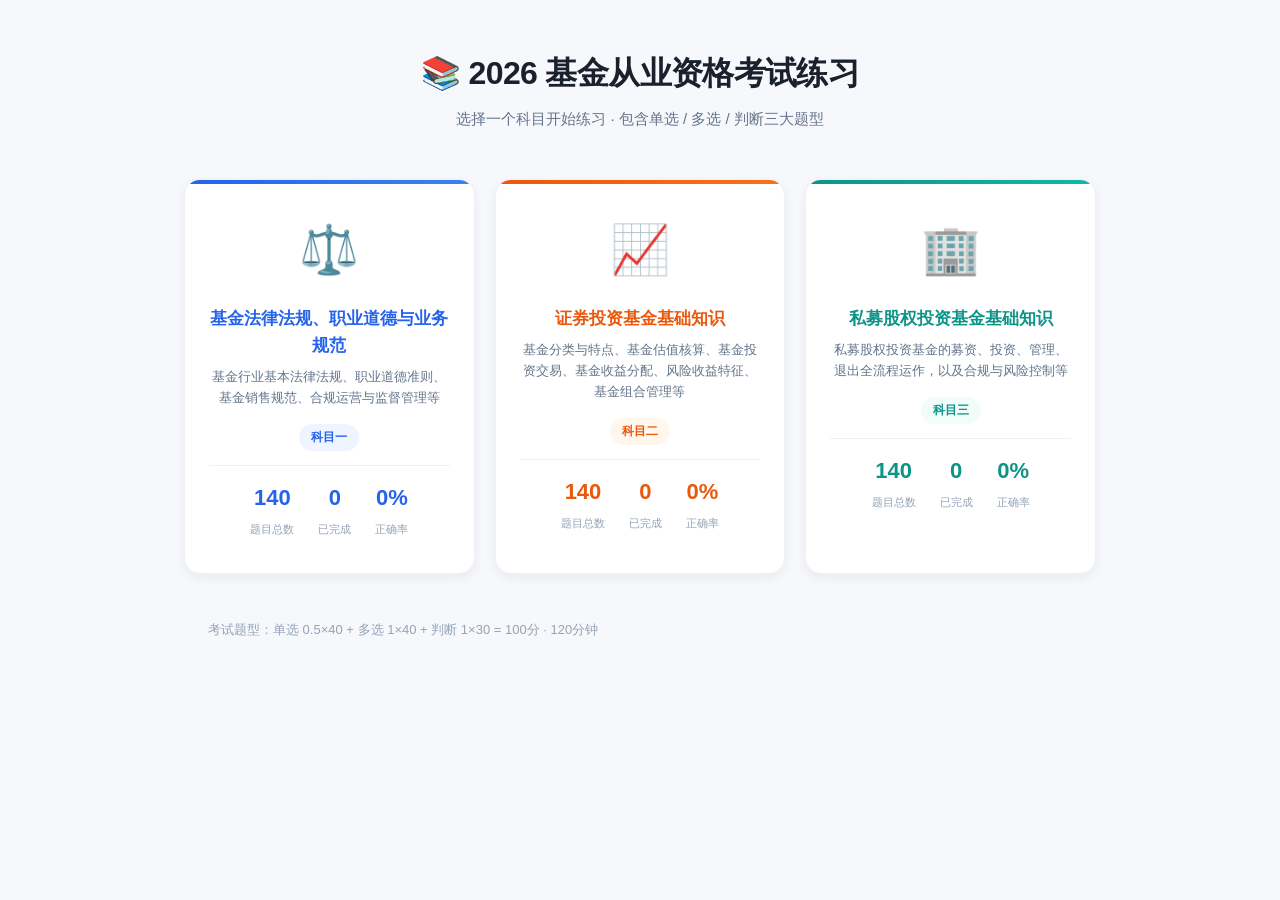
<file: index.html>
<!DOCTYPE html>
<html lang="zh-CN">
<head>
<meta charset="UTF-8">
<meta name="viewport" content="width=device-width, initial-scale=1.0">
<link rel="icon" href="data:image/svg+xml,<svg xmlns='http://www.w3.org/2000/svg' viewBox='0 0 100 100'><text y='.9em' font-size='90'>📚</text></svg>">
<title>2026基金从业资格考试练习</title>
<link rel="stylesheet" href="./assets/css/style.css">
</head>
<body>
<div class="container">
  <header>
    <h1>📚 2026 基金从业资格考试练习</h1>
    <p>选择一个科目开始练习 · 包含单选 / 多选 / 判断三大题型</p>
  </header>

  <div class="cards" id="subjectCards">
    <!-- 动态渲染 -->
  </div>

  <div class="footer" style="margin-top:32px;text-align:center;color:var(--text-muted);font-size:13px;border:none;background:transparent;box-shadow:none;">
    <p>考试题型：单选 0.5×40 + 多选 1×40 + 判断 1×30 = 100分 · 120分钟</p>
  </div>
</div>

<script src="./assets/js/config.js"></script>
<script src="./assets/js/storage.js"></script>
<script src="./assets/js/index.js"></script>
</body>
</html>
</file>
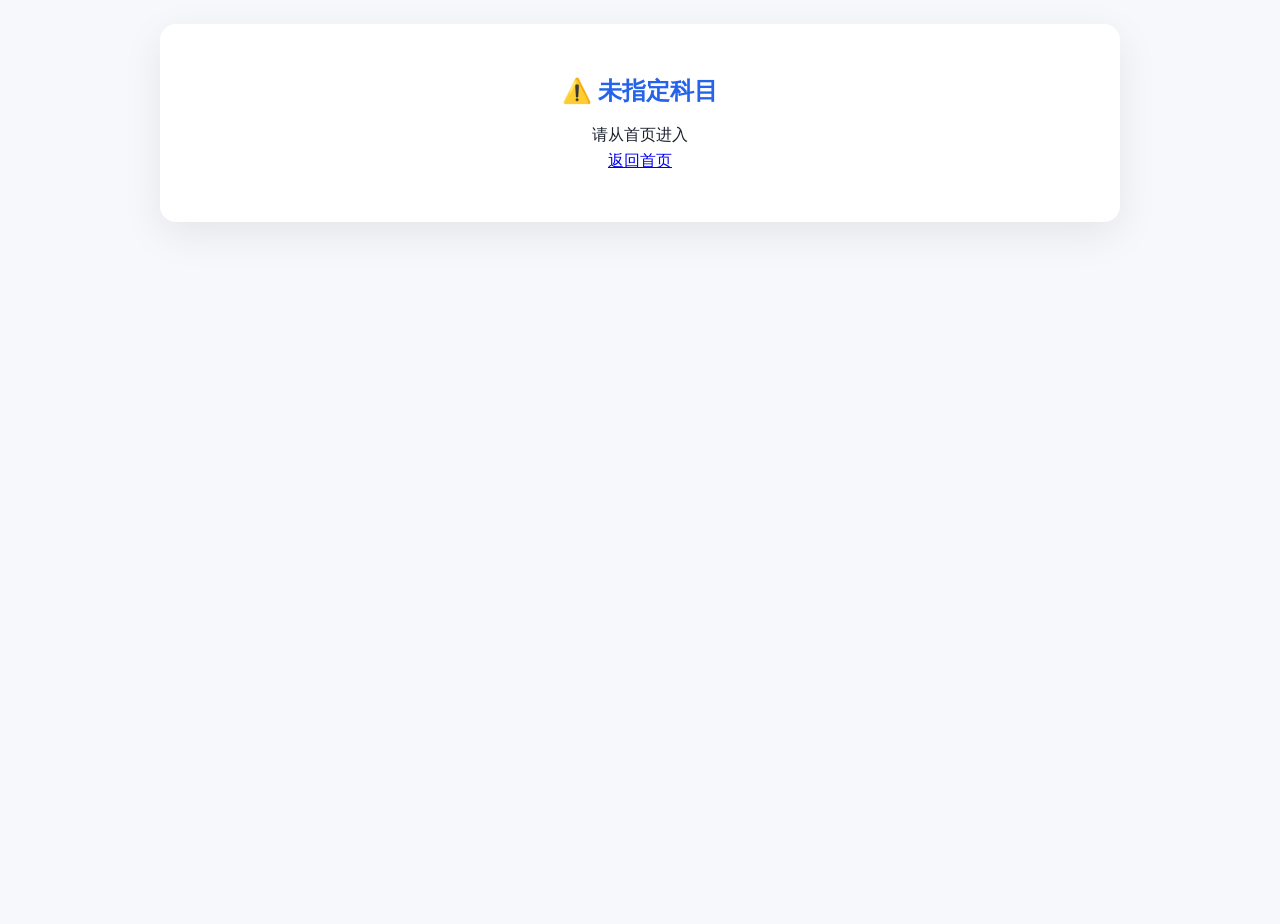
<file: app.html>
<!DOCTYPE html>
<html lang="zh-CN">
<head>
<meta charset="UTF-8">
<meta name="viewport" content="width=device-width, initial-scale=1.0">
<link rel="icon" href="data:image/svg+xml,<svg xmlns='http://www.w3.org/2000/svg' viewBox='0 0 100 100'><text y='.9em' font-size='90'>📚</text></svg>">
<title>基金从业资格考试练习</title>
<link rel="stylesheet" href="./assets/css/style.css">
</head>
<body>
<div class="app-container" id="appContainer">
  <!-- 动态渲染 -->
</div>

<script src="./assets/js/config.js"></script>
<script src="./assets/js/storage.js"></script>
<script src="./assets/js/quiz-core.js"></script>
<script src="./assets/js/app.js"></script>
</body>
</html>
</file>
<file: assets/css/style.css>
/* ========================================
   基金从业资格刷题网站 - 浅色仪表板风格
   白底 + 蓝色强调色
   ======================================== */

*, .quiz-area .question * { box-sizing: border-box; margin: 0; padding: 0; }

:root {
  --bg: #f7f8fc;
  --card: #ffffff;
  --border: #e2e6ef;
  --border-light: #eef1f6;
  --text: #1a202c;
  --text-secondary: #64748b;
  --text-muted: #94a3b8;
  --primary: #2563eb;
  --primary-hover: #1d4ed8;
  --primary-light: #eff4ff;
  --primary-bg: #dbeafe;
  --success: #16a34a;
  --success-light: #dcfce7;
  --danger: #dc2626;
  --danger-light: #fee2e2;
  --warning: #d97706;
  --warning-light: #fef3c7;
  --orange: #ea580c;
  --orange-light: #fff7ed;
  --teal: #0d9488;
  --teal-light: #f0fdfa;
  --shadow-sm: 0 1px 3px rgba(0,0,0,0.06);
  --shadow: 0 4px 12px rgba(0,0,0,0.06);
  --shadow-lg: 0 12px 40px rgba(0,0,0,0.08);
  --radius: 12px;
  --radius-sm: 8px;
  --radius-lg: 16px;
}

body {
  font-family: -apple-system, BlinkMacSystemFont, "PingFang SC", "Microsoft YaHei", "Segoe UI", sans-serif;
  background: var(--bg);
  min-height: 100vh;
  padding: 0;
  color: var(--text);
  line-height: 1.6;
}

/* ---- 首页 ---- */
.container {
  max-width: 960px;
  margin: 0 auto;
  padding: 48px 24px;
}

header {
  text-align: center;
  margin-bottom: 48px;
}
header h1 {
  font-size: 32px;
  font-weight: 700;
  color: var(--text);
  margin-bottom: 8px;
  letter-spacing: -0.02em;
}
header p {
  font-size: 15px;
  color: var(--text-secondary);
}

/* ---- 科目卡片 ---- */
.cards {
  display: grid;
  grid-template-columns: 1fr 1fr 1fr;
  gap: 20px;
}

.card {
  background: var(--card);
  border-radius: var(--radius-lg);
  box-shadow: var(--shadow);
  border: 1px solid var(--border-light);
  padding: 32px 24px;
  text-align: center;
  cursor: pointer;
  transition: all 0.25s ease;
  text-decoration: none;
  color: inherit;
  position: relative;
  overflow: hidden;
}
.card::before {
  content: '';
  position: absolute;
  top: 0; left: 0; right: 0;
  height: 4px;
  transition: height 0.25s;
}
.card-law::before    { background: linear-gradient(90deg, #2563eb, #3b82f6); }
.card-base::before   { background: linear-gradient(90deg, #ea580c, #f97316); }
.card-private::before { background: linear-gradient(90deg, #0d9488, #14b8a6); }

.card:hover {
  transform: translateY(-4px);
  box-shadow: var(--shadow-lg);
  border-color: transparent;
}
.card:hover::before { height: 6px; }

.card-icon { font-size: 48px; margin-bottom: 16px; display: block; }
.card h2 { font-size: 17px; font-weight: 700; margin-bottom: 8px; }
.card-law h2    { color: var(--primary); }
.card-base h2   { color: var(--orange); }
.card-private h2 { color: var(--teal); }
.card p { font-size: 13px; color: var(--text-secondary); line-height: 1.6; margin-bottom: 14px; }

.badge {
  display: inline-block;
  padding: 4px 12px;
  border-radius: 20px;
  font-size: 12px;
  font-weight: 600;
}
.card-law .badge    { background: var(--primary-light); color: var(--primary); }
.card-base .badge   { background: var(--orange-light); color: var(--orange); }
.card-private .badge { background: var(--teal-light); color: var(--teal); }

.stats-row {
  display: flex;
  justify-content: center;
  gap: 24px;
  margin-top: 14px;
  padding-top: 14px;
  border-top: 1px solid var(--border-light);
}
.stat { text-align: center; }
.stat-num { font-size: 22px; font-weight: 800; display: block; }
.card-law .stat-num    { color: var(--primary); }
.card-base .stat-num   { color: var(--orange); }
.card-private .stat-num { color: var(--teal); }
.stat-label { font-size: 11px; color: var(--text-muted); margin-top: 2px; }

/* ---- 练习页整体容器 ---- */
.app-container {
  max-width: 960px;
  margin: 0 auto;
  background: var(--card);
  border-radius: var(--radius-lg);
  box-shadow: var(--shadow-lg);
  overflow: hidden;
  margin-top: 24px;
  margin-bottom: 24px;
}

/* ---- 练习页头部 ---- */
.app-header {
  background: linear-gradient(135deg, #2563eb 0%, #1e40af 100%);
  color: #fff;
  padding: 32px 30px;
  position: relative;
}
.app-header h1 { font-size: 24px; font-weight: 700; margin-bottom: 4px; }
.app-header p  { opacity: 0.85; font-size: 14px; }

.home-btn {
  position: absolute;
  top: 20px; left: 24px;
  color: #fff;
  text-decoration: none;
  font-size: 13px;
  padding: 6px 14px;
  border: 1.5px solid rgba(255,255,255,0.4);
  border-radius: var(--radius-sm);
  transition: all 0.2s;
  background: rgba(255,255,255,0.1);
}
.home-btn:hover { background: rgba(255,255,255,0.2); border-color: #fff; }

/* ---- 控制栏 ---- */
.controls {
  padding: 16px 24px;
  background: var(--bg);
  border-bottom: 1px solid var(--border);
  display: flex;
  flex-wrap: wrap;
  gap: 10px;
  align-items: center;
}
.controls label { font-size: 13px; color: var(--text-secondary); font-weight: 600; }

select, button {
  padding: 7px 14px;
  border: 1px solid var(--border);
  border-radius: var(--radius-sm);
  font-size: 13px;
  background: var(--card);
  cursor: pointer;
  transition: all 0.2s;
  color: var(--text);
}
button.primary {
  background: var(--primary);
  color: #fff;
  border-color: var(--primary);
  font-weight: 600;
}
button.primary:hover { background: var(--primary-hover); }
button:hover:not(:disabled) { background: #f5f6fa; }

.jump-group { display: flex; align-items: center; gap: 4px; margin-left: 4px; }
.jump-group input {
  width: 56px;
  padding: 6px 8px;
  border: 1px solid var(--border);
  border-radius: var(--radius-sm);
  font-size: 13px;
  text-align: center;
}
.jump-group input:focus { outline: none; border-color: var(--primary); box-shadow: 0 0 0 3px rgba(37,99,235,0.1); }
.jump-group button { padding: 6px 10px; font-size: 13px; }

.stats { margin-left: auto; font-size: 13px; color: var(--text-secondary); }
.stats span { font-weight: 700; color: var(--primary); }

/* ---- 进度条 ---- */
.progress-bar {
  height: 4px;
  background: var(--border);
  overflow: hidden;
}
.progress-fill {
  height: 100%;
  background: linear-gradient(90deg, #2563eb, #60a5fa);
  transition: width 0.3s;
}

/* ---- 题目区域 ---- */
.quiz-area { padding: 32px; min-height: 400px; }

.question-meta {
  display: flex;
  justify-content: space-between;
  margin-bottom: 16px;
  font-size: 13px;
  color: var(--text-muted);
}
.q-type-tag {
  display: inline-block;
  padding: 3px 10px;
  border-radius: 12px;
  font-size: 12px;
  font-weight: 600;
}
.tag-single { background: var(--primary-light); color: var(--primary); }
.tag-multi  { background: var(--orange-light); color: var(--orange); }
.tag-tf     { background: var(--success-light); color: var(--success); }

.question { font-size: 17px; line-height: 1.8; margin-bottom: 24px; font-weight: 500; color: var(--text); }

.options { display: flex; flex-direction: column; gap: 10px; }
.option {
  padding: 14px 16px;
  border: 1.5px solid var(--border);
  border-radius: var(--radius);
  cursor: pointer;
  transition: all 0.2s;
  font-size: 15px;
  line-height: 1.5;
  user-select: none;
  background: var(--card);
}
.option:hover:not(.disabled) {
  border-color: var(--primary);
  background: var(--primary-light);
}
.option.selected {
  border-color: var(--primary);
  background: var(--primary-light);
  box-shadow: 0 0 0 3px rgba(37,99,235,0.08);
}
.option.correct {
  border-color: var(--success);
  background: var(--success-light);
  color: #166534;
}
.option.wrong {
  border-color: var(--danger);
  background: var(--danger-light);
  color: #991b1b;
}
.option.disabled { cursor: default; }

.option-letter {
  display: inline-flex;
  align-items: center;
  justify-content: center;
  width: 26px; height: 26px;
  background: var(--bg);
  border-radius: 50%;
  margin-right: 12px;
  font-weight: 700;
  font-size: 12px;
  color: var(--text-secondary);
  flex-shrink: 0;
  vertical-align: middle;
}
.option.selected .option-letter { background: var(--primary); color: #fff; }
.option.correct .option-letter  { background: var(--success); color: #fff; }
.option.wrong .option-letter    { background: var(--danger); color: #fff; }

/* ---- 操作按钮区 ---- */
.actions { margin-top: 28px; display: flex; gap: 10px; justify-content: space-between; }
.actions-right { display: flex; gap: 10px; }

/* ---- 解析区 ---- */
.explanation {
  margin-top: 20px;
  padding: 16px 20px;
  background: #fffef5;
  border-left: 4px solid #eab308;
  border-radius: var(--radius-sm);
  font-size: 14px;
  line-height: 1.7;
  display: none;
}
.explanation.show { display: block; }
.explanation strong { color: #92400e; }

/* ---- 结果页 ---- */
.result-box { text-align: center; padding: 48px 20px; }
.result-box h2 { font-size: 24px; font-weight: 700; margin-bottom: 12px; color: var(--primary); }
.result-box .score {
  font-size: 52px;
  font-weight: 800;
  color: var(--success);
  margin: 20px 0;
}

/* ---- 底部栏 ---- */
.footer {
  padding: 14px 24px;
  background: var(--bg);
  border-top: 1px solid var(--border);
  display: flex;
  justify-content: space-between;
  align-items: center;
  flex-wrap: wrap;
  gap: 10px;
}
.footer-left a {
  color: var(--text-secondary);
  text-decoration: none;
  font-size: 13px;
  display: inline-flex;
  align-items: center;
  gap: 6px;
  transition: color 0.2s;
}
.footer-left a:hover { color: var(--primary); }
.gh-icon { width: 16px; height: 16px; vertical-align: middle; }

.star-btn {
  display: inline-flex;
  align-items: center;
  gap: 4px;
  padding: 4px 10px;
  border: 1px solid var(--border);
  border-radius: 6px;
  font-size: 12px;
  color: var(--text-secondary);
  text-decoration: none;
  margin-left: 10px;
  transition: all 0.2s;
}
.star-btn:hover { background: var(--warning-light); border-color: var(--warning); color: var(--warning); }

.footer-right { display: flex; gap: 6px; flex-wrap: wrap; }
.footer-right button { padding: 5px 12px; font-size: 12px; border-radius: 6px; }

.save-indicator {
  font-size: 12px;
  color: var(--success);
  opacity: 0;
  transition: opacity 0.3s;
  margin-left: 8px;
}
.save-indicator.show { opacity: 1; }

/* ---- 响应式 ---- */
@media (max-width: 768px) {
  .cards { grid-template-columns: 1fr; }
  header h1 { font-size: 24px; }
  .card { padding: 24px 20px; }
  .card-icon { font-size: 40px; }
  .card h2 { font-size: 16px; }
  .quiz-area { padding: 20px; }
  .controls { padding: 12px 16px; }
  .stats { width: 100%; margin-left: 0; }
  .app-header h1 { font-size: 18px; }
  .app-header { padding: 24px 20px; }
  .footer { padding: 10px 16px; }
  .footer-right button { font-size: 11px; padding: 4px 8px; }
  .container { padding: 24px 16px; }
}

@media (max-width: 480px) {
  body { padding: 0; }
  .container { padding: 16px 12px; }
  .app-container { border-radius: 0; margin: 8px; }
  .controls { gap: 8px; }
  .jump-group { display: none; }
}
</file>
